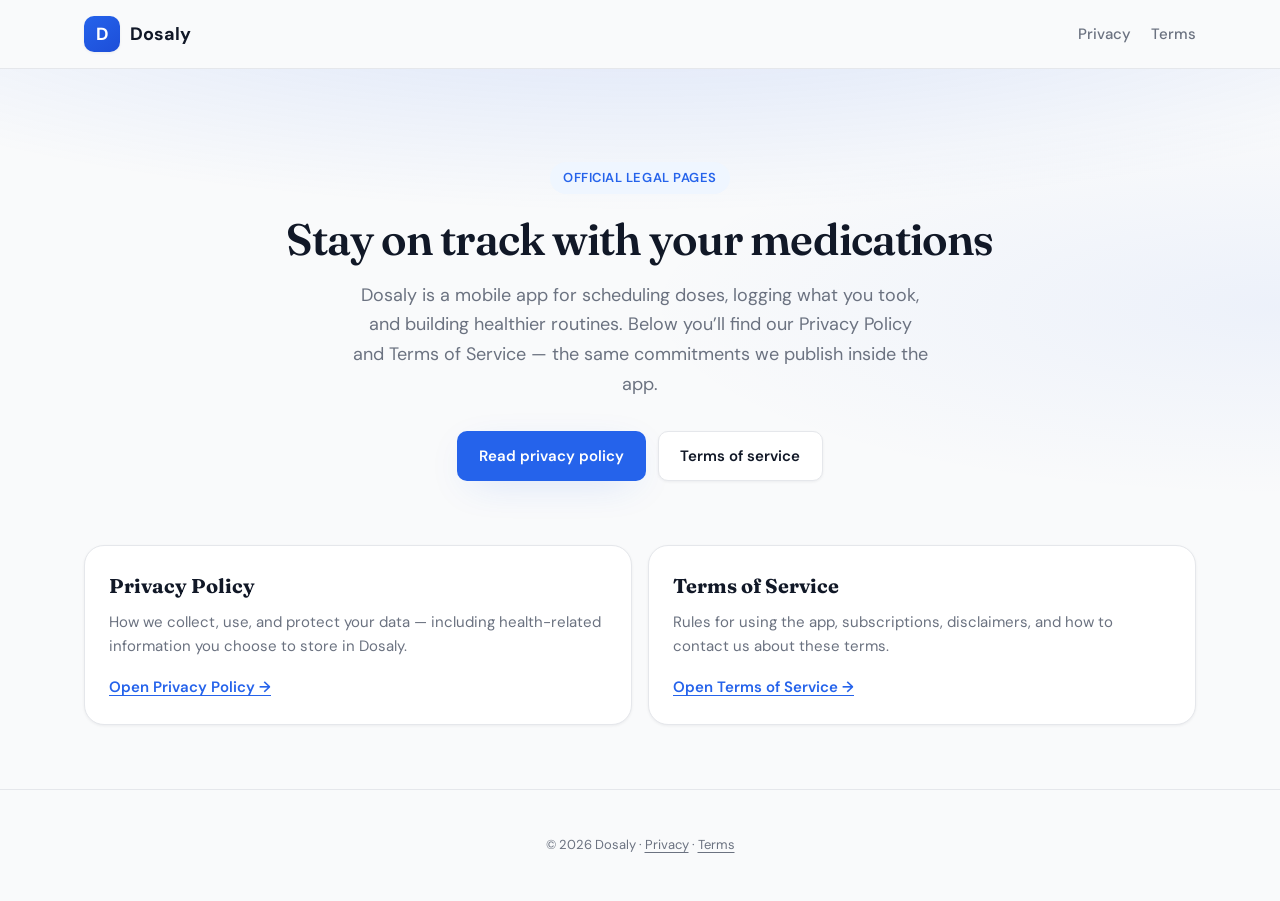
<file: index.html>
<!DOCTYPE html>
<html lang="en">
  <head>
    <meta charset="utf-8" />
    <meta name="viewport" content="width=device-width, initial-scale=1" />
    <title>Dosaly — Medication tracking you can trust</title>
    <meta
      name="description"
      content="Dosaly helps you schedule and log daily medications. Privacy policy and terms of service."
    />
    <link rel="icon" href="assets/favicon.svg" type="image/svg+xml" />
    <link rel="preconnect" href="https://fonts.googleapis.com" />
    <link rel="preconnect" href="https://fonts.gstatic.com" crossorigin />
    <link
      href="https://fonts.googleapis.com/css2?family=DM+Sans:ital,opsz,wght@0,9..40,400;0,9..40,500;0,9..40,600;0,9..40,700;1,9..40,400&family=Fraunces:ital,opsz,wght@0,9..144,500;0,9..144,600;0,9..144,700;1,9..144,400&display=swap"
      rel="stylesheet"
    />
    <link rel="stylesheet" href="styles.css" />
  </head>
  <body>
    <header class="site-header">
      <div class="site-header__inner">
        <a class="logo" href="index.html">
          <span class="logo__mark" aria-hidden="true">D</span>
          Dosaly
        </a>
        <nav class="nav" aria-label="Primary">
          <a href="privacy.html">Privacy</a>
          <a href="terms.html">Terms</a>
        </nav>
      </div>
    </header>

    <main>
      <section class="hero" aria-labelledby="hero-title">
        <div class="hero__bg" aria-hidden="true"></div>
        <div class="hero__inner">
          <p class="hero__badge">Official legal pages</p>
          <h1 id="hero-title">Stay on track with your medications</h1>
          <p class="hero__lead">
            Dosaly is a mobile app for scheduling doses, logging what you took, and building
            healthier routines. Below you’ll find our Privacy Policy and Terms of Service — the
            same commitments we publish inside the app.
          </p>
          <div class="hero__actions">
            <a class="btn btn--primary" href="privacy.html">Read privacy policy</a>
            <a class="btn btn--ghost" href="terms.html">Terms of service</a>
          </div>
        </div>
      </section>

      <section class="cards" aria-label="Legal documents">
        <article class="card">
          <h2>Privacy Policy</h2>
          <p>
            How we collect, use, and protect your data — including health-related information you
            choose to store in Dosaly.
          </p>
          <a class="card__link" href="privacy.html">Open Privacy Policy →</a>
        </article>
        <article class="card">
          <h2>Terms of Service</h2>
          <p>
            Rules for using the app, subscriptions, disclaimers, and how to contact us about these
            terms.
          </p>
          <a class="card__link" href="terms.html">Open Terms of Service →</a>
        </article>
      </section>
    </main>

    <footer class="site-footer">
      <p>
        © <span id="y"></span> Dosaly ·
        <a href="privacy.html">Privacy</a>
        ·
        <a href="terms.html">Terms</a>
      </p>
    </footer>
    <script>
      document.getElementById('y').textContent = new Date().getFullYear();
    </script>
  </body>
</html>
</file>
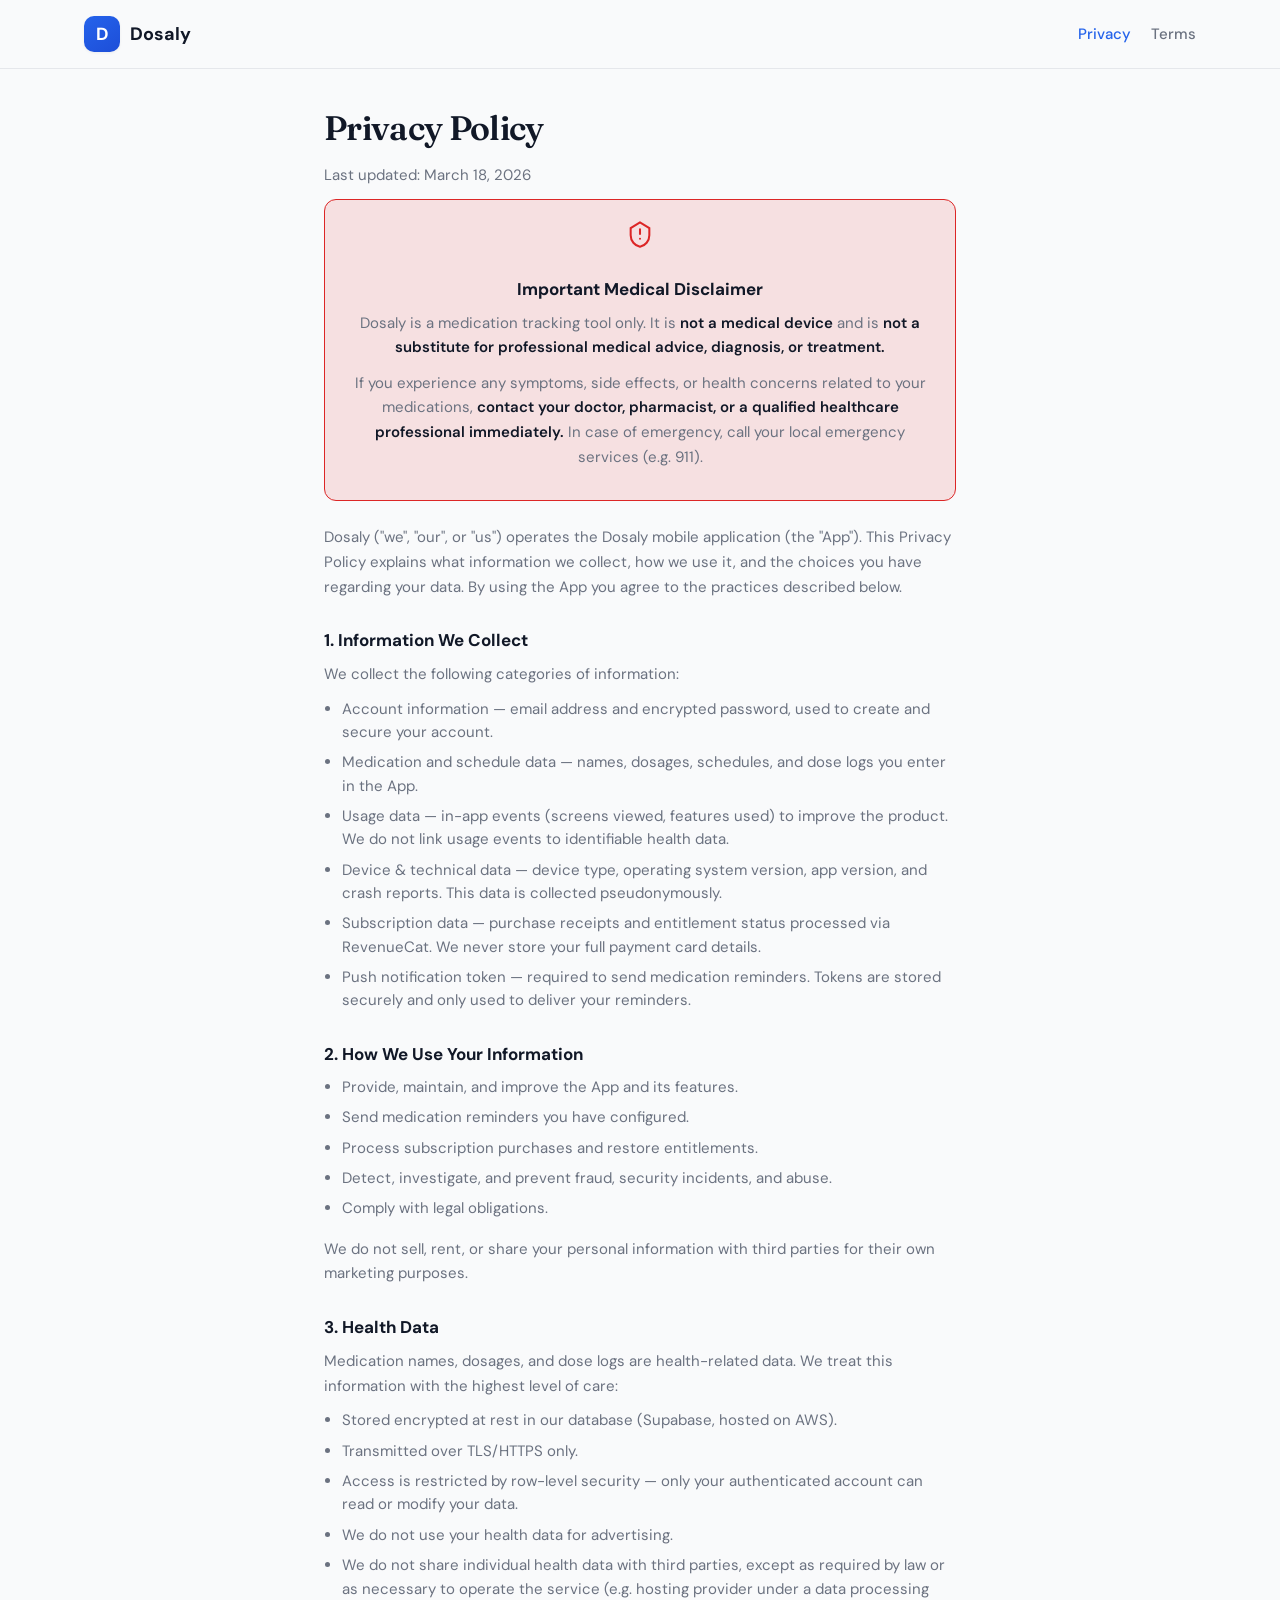
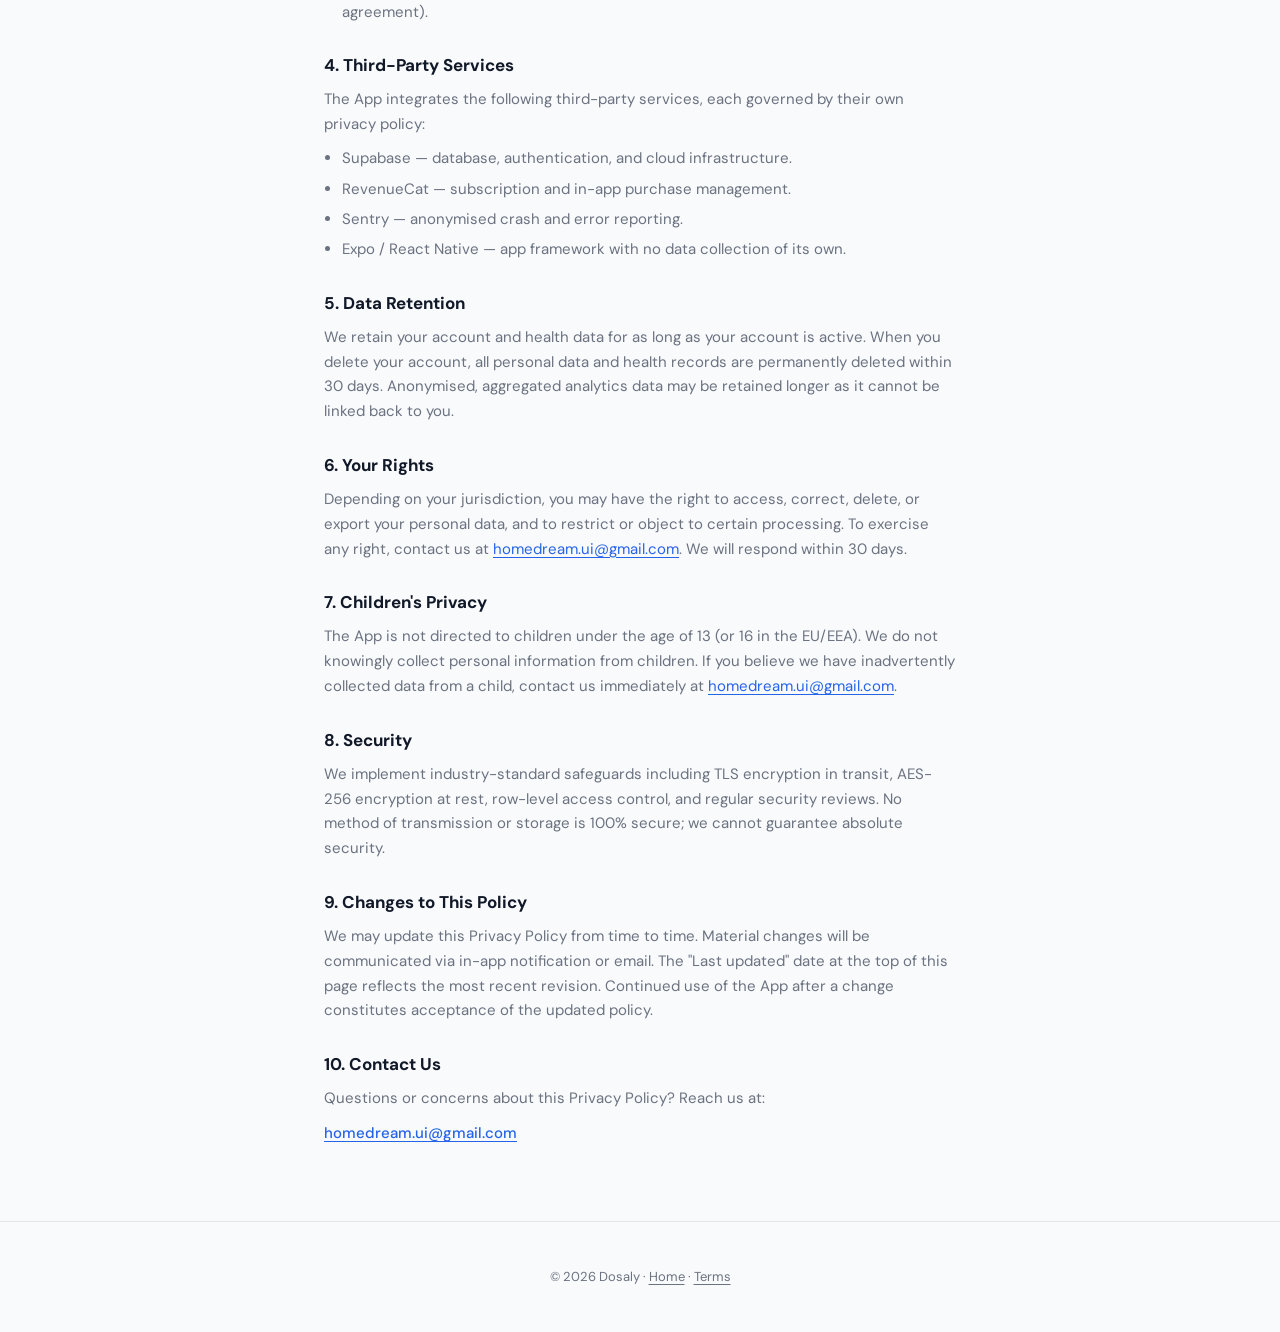
<file: privacy.html>
<!DOCTYPE html>
<html lang="en">
  <head>
    <meta charset="utf-8" />
    <meta name="viewport" content="width=device-width, initial-scale=1" />
    <title>Privacy Policy — Dosaly</title>
    <meta name="description" content="Dosaly Privacy Policy: how we collect, use, and protect your data." />
    <link rel="icon" href="assets/favicon.svg" type="image/svg+xml" />
    <link rel="preconnect" href="https://fonts.googleapis.com" />
    <link rel="preconnect" href="https://fonts.gstatic.com" crossorigin />
    <link
      href="https://fonts.googleapis.com/css2?family=DM+Sans:ital,opsz,wght@0,9..40,400;0,9..40,500;0,9..40,600;0,9..40,700&family=Fraunces:opsz,wght@9..144,600&display=swap"
      rel="stylesheet"
    />
    <link rel="stylesheet" href="styles.css" />
  </head>
  <body>
    <!-- Sync copy with app/(app)/privacy-policy.tsx when updating -->
    <header class="site-header">
      <div class="site-header__inner">
        <a class="logo" href="index.html">
          <span class="logo__mark" aria-hidden="true">D</span>
          Dosaly
        </a>
        <nav class="nav" aria-label="Primary">
          <a href="privacy.html" aria-current="page">Privacy</a>
          <a href="terms.html">Terms</a>
        </nav>
      </div>
    </header>

    <main class="legal-wrap">
      <h1>Privacy Policy</h1>
      <p class="legal-meta">Last updated: March 18, 2026</p>

      <aside class="disclaimer" role="note" aria-label="Medical disclaimer">
        <svg width="28" height="28" viewBox="0 0 24 24" fill="none" stroke="currentColor" stroke-width="1.75" aria-hidden="true">
          <path d="M12 2L4 7v6c0 5 3.5 9 8 10 4.5-1 8-5 8-10V7l-8-5z" />
          <path d="M12 8v4M12 16h.01" stroke-linecap="round" />
        </svg>
        <h2>Important Medical Disclaimer</h2>
        <p>
          Dosaly is a medication tracking tool only. It is <strong>not a medical device</strong> and is
          <strong
            >not a substitute for professional medical advice, diagnosis, or treatment.</strong
          >
        </p>
        <p>
          If you experience any symptoms, side effects, or health concerns related to your
          medications,
          <strong
            >contact your doctor, pharmacist, or a qualified healthcare professional immediately.</strong
          >
          In case of emergency, call your local emergency services (e.g. 911).
        </p>
      </aside>

      <p>
        Dosaly (&quot;we&quot;, &quot;our&quot;, or &quot;us&quot;) operates the Dosaly mobile application (the
        &quot;App&quot;). This Privacy Policy explains what information we collect, how we use it, and the
        choices you have regarding your data. By using the App you agree to the practices described
        below.
      </p>

      <h2>1. Information We Collect</h2>
      <p>We collect the following categories of information:</p>
      <ul>
        <li>Account information — email address and encrypted password, used to create and secure your account.</li>
        <li>Medication and schedule data — names, dosages, schedules, and dose logs you enter in the App.</li>
        <li>Usage data — in-app events (screens viewed, features used) to improve the product. We do not link usage events to identifiable health data.</li>
        <li>Device &amp; technical data — device type, operating system version, app version, and crash reports. This data is collected pseudonymously.</li>
        <li>Subscription data — purchase receipts and entitlement status processed via RevenueCat. We never store your full payment card details.</li>
        <li>Push notification token — required to send medication reminders. Tokens are stored securely and only used to deliver your reminders.</li>
      </ul>

      <h2>2. How We Use Your Information</h2>
      <ul>
        <li>Provide, maintain, and improve the App and its features.</li>
        <li>Send medication reminders you have configured.</li>
        <li>Process subscription purchases and restore entitlements.</li>
        <li>Detect, investigate, and prevent fraud, security incidents, and abuse.</li>
        <li>Comply with legal obligations.</li>
      </ul>
      <p>
        We do not sell, rent, or share your personal information with third parties for their own
        marketing purposes.
      </p>

      <h2>3. Health Data</h2>
      <p>
        Medication names, dosages, and dose logs are health-related data. We treat this information
        with the highest level of care:
      </p>
      <ul>
        <li>Stored encrypted at rest in our database (Supabase, hosted on AWS).</li>
        <li>Transmitted over TLS/HTTPS only.</li>
        <li>Access is restricted by row-level security — only your authenticated account can read or modify your data.</li>
        <li>We do not use your health data for advertising.</li>
        <li>We do not share individual health data with third parties, except as required by law or as necessary to operate the service (e.g. hosting provider under a data processing agreement).</li>
      </ul>

      <h2>4. Third-Party Services</h2>
      <p>The App integrates the following third-party services, each governed by their own privacy policy:</p>
      <ul>
        <li>Supabase — database, authentication, and cloud infrastructure.</li>
        <li>RevenueCat — subscription and in-app purchase management.</li>
        <li>Sentry — anonymised crash and error reporting.</li>
        <li>Expo / React Native — app framework with no data collection of its own.</li>
      </ul>

      <h2>5. Data Retention</h2>
      <p>
        We retain your account and health data for as long as your account is active. When you
        delete your account, all personal data and health records are permanently deleted within 30
        days. Anonymised, aggregated analytics data may be retained longer as it cannot be linked
        back to you.
      </p>

      <h2>6. Your Rights</h2>
      <p>
        Depending on your jurisdiction, you may have the right to access, correct, delete, or
        export your personal data, and to restrict or object to certain processing. To exercise any
        right, contact us at
        <a href="mailto:homedream.ui@gmail.com">homedream.ui@gmail.com</a>. We will respond within 30
        days.
      </p>

      <h2>7. Children&apos;s Privacy</h2>
      <p>
        The App is not directed to children under the age of 13 (or 16 in the EU/EEA). We do not
        knowingly collect personal information from children. If you believe we have inadvertently
        collected data from a child, contact us immediately at
        <a href="mailto:homedream.ui@gmail.com">homedream.ui@gmail.com</a>.
      </p>

      <h2>8. Security</h2>
      <p>
        We implement industry-standard safeguards including TLS encryption in transit, AES-256
        encryption at rest, row-level access control, and regular security reviews. No method of
        transmission or storage is 100% secure; we cannot guarantee absolute security.
      </p>

      <h2>9. Changes to This Policy</h2>
      <p>
        We may update this Privacy Policy from time to time. Material changes will be communicated
        via in-app notification or email. The &quot;Last updated&quot; date at the top of this page reflects
        the most recent revision. Continued use of the App after a change constitutes acceptance of
        the updated policy.
      </p>

      <h2>10. Contact Us</h2>
      <p>Questions or concerns about this Privacy Policy? Reach us at:</p>
      <p class="contact-block">
        <a href="mailto:homedream.ui@gmail.com">homedream.ui@gmail.com</a>
      </p>
    </main>

    <footer class="site-footer">
      <p>
        © <span id="y"></span> Dosaly ·
        <a href="index.html">Home</a>
        ·
        <a href="terms.html">Terms</a>
      </p>
    </footer>
    <script>
      document.getElementById('y').textContent = new Date().getFullYear();
    </script>
  </body>
</html>
</file>
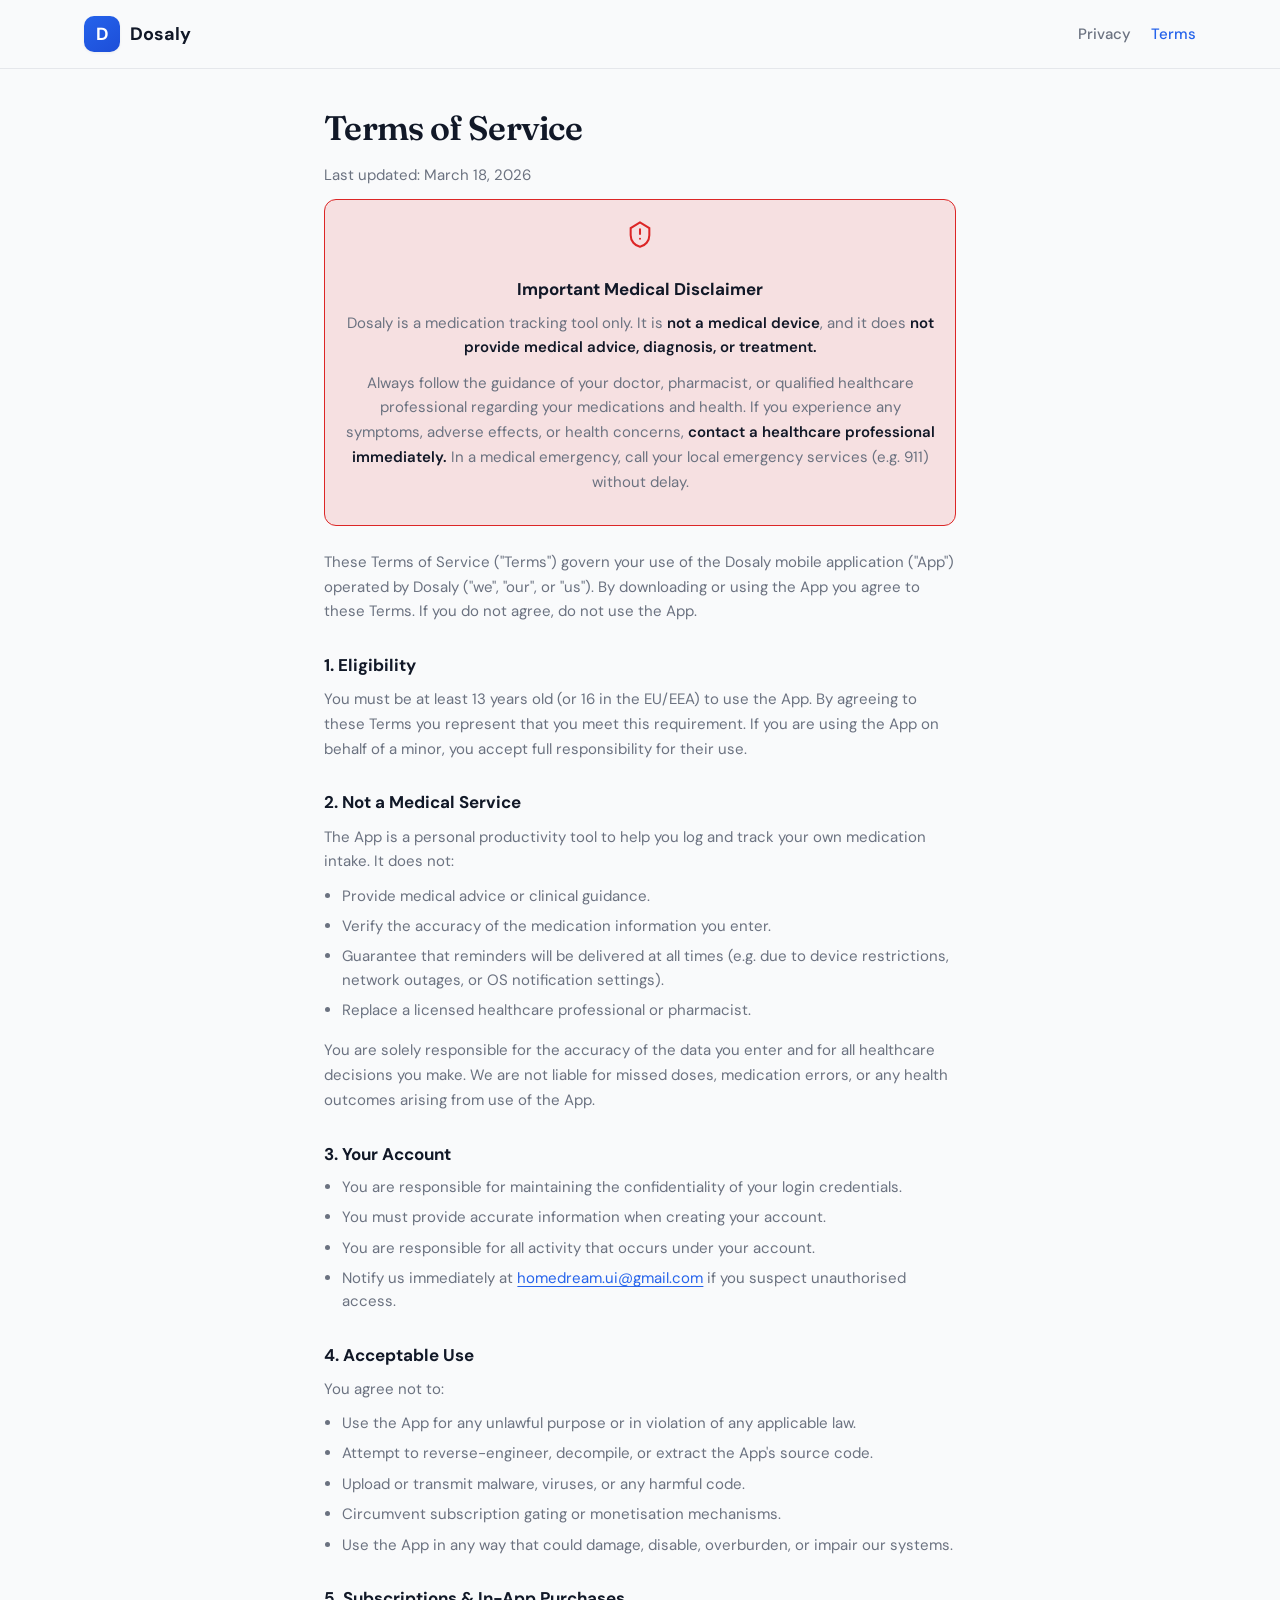
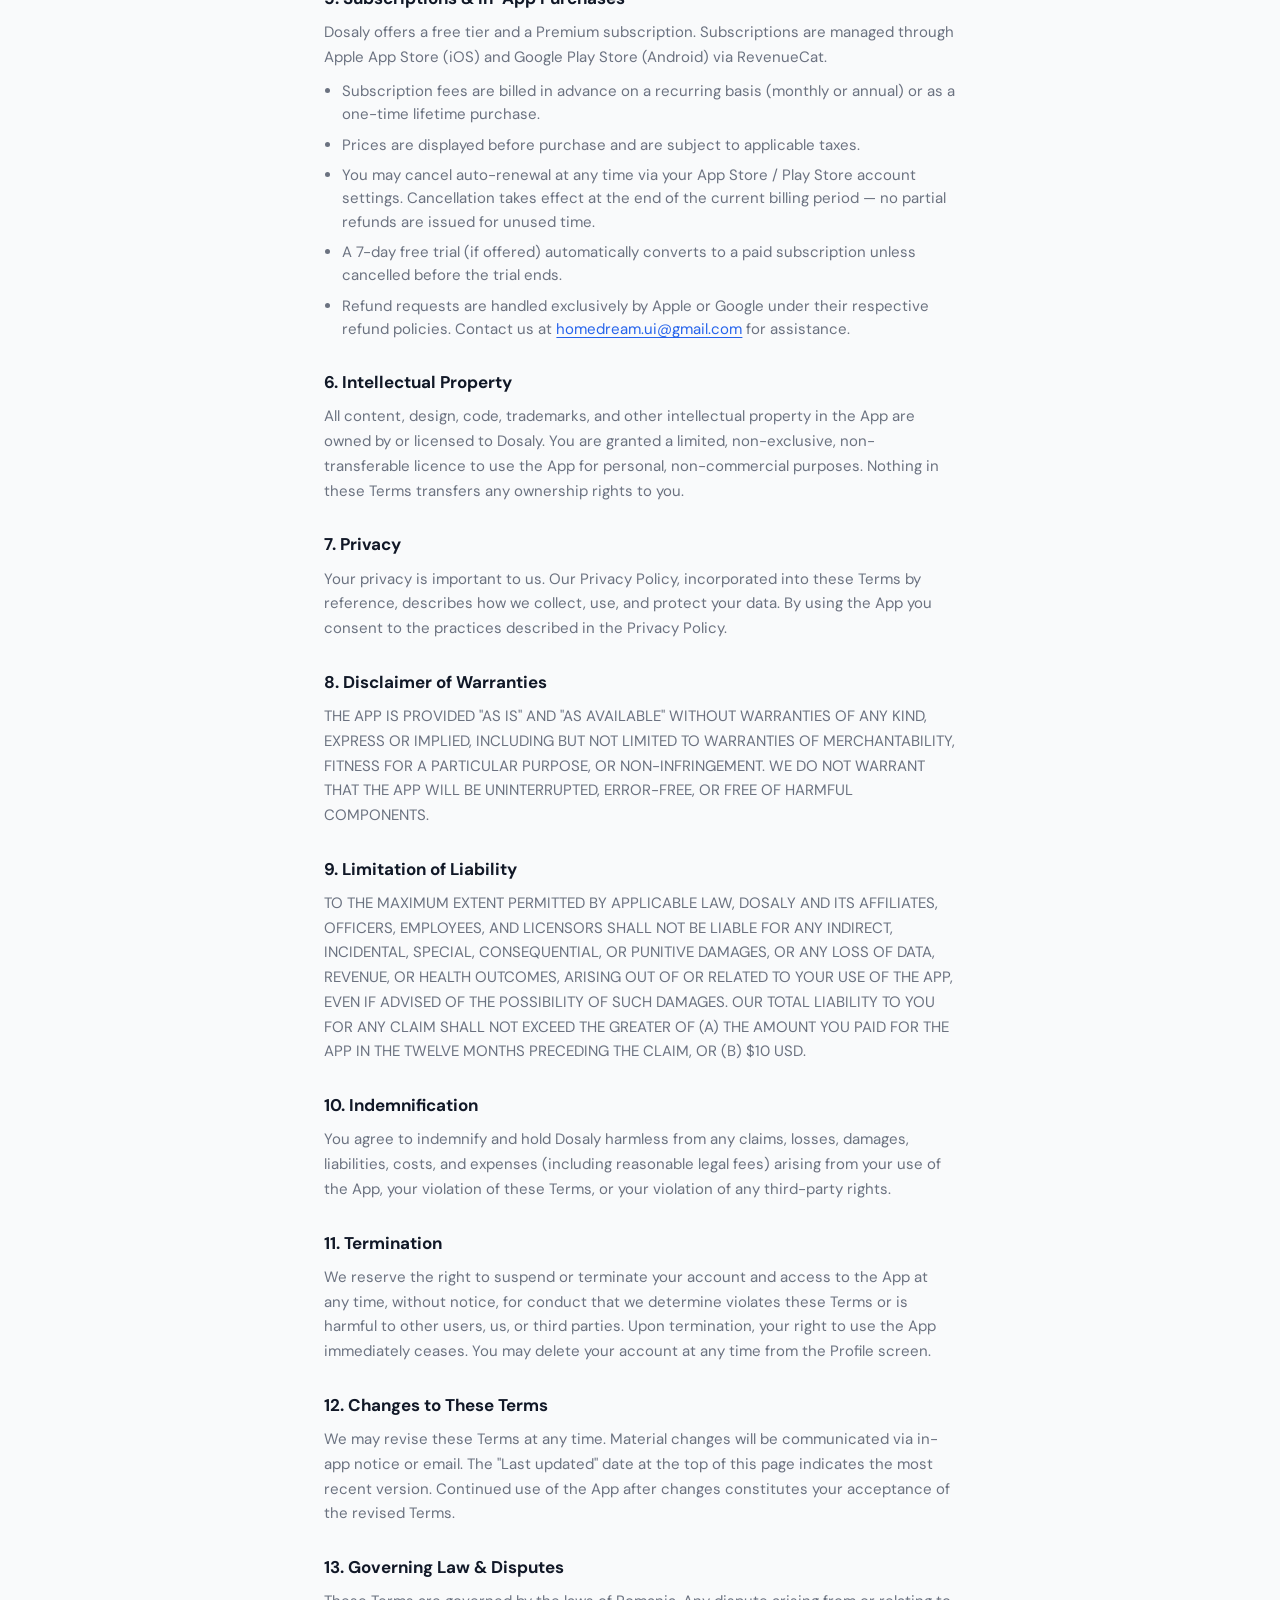
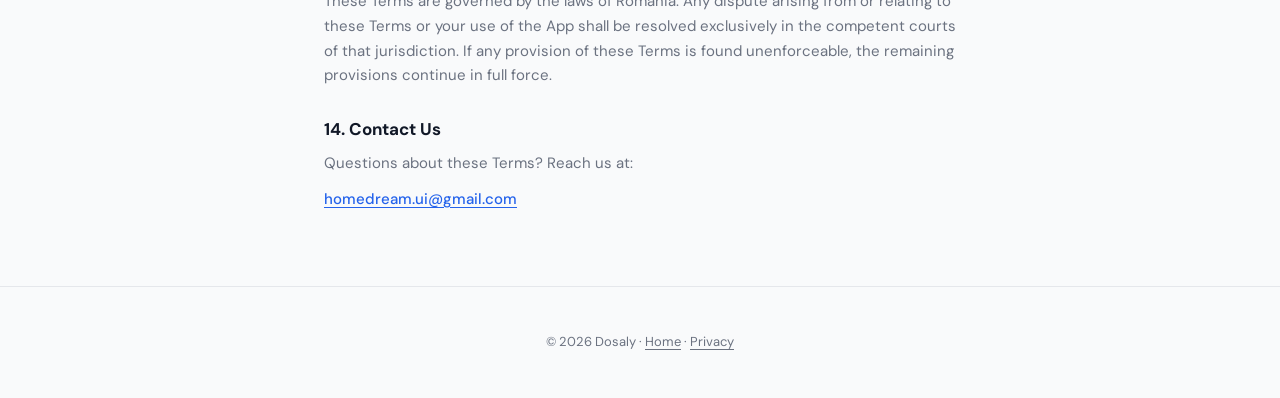
<file: terms.html>
<!DOCTYPE html>
<html lang="en">
  <head>
    <meta charset="utf-8" />
    <meta name="viewport" content="width=device-width, initial-scale=1" />
    <title>Terms of Service — Dosaly</title>
    <meta name="description" content="Dosaly Terms of Service: rules for using the app and subscriptions." />
    <link rel="icon" href="assets/favicon.svg" type="image/svg+xml" />
    <link rel="preconnect" href="https://fonts.googleapis.com" />
    <link rel="preconnect" href="https://fonts.gstatic.com" crossorigin />
    <link
      href="https://fonts.googleapis.com/css2?family=DM+Sans:ital,opsz,wght@0,9..40,400;0,9..40,500;0,9..40,600;0,9..40,700&family=Fraunces:opsz,wght@9..144,600&display=swap"
      rel="stylesheet"
    />
    <link rel="stylesheet" href="styles.css" />
  </head>
  <body>
    <!-- Sync copy with app/(app)/terms-of-service.tsx when updating -->
    <header class="site-header">
      <div class="site-header__inner">
        <a class="logo" href="index.html">
          <span class="logo__mark" aria-hidden="true">D</span>
          Dosaly
        </a>
        <nav class="nav" aria-label="Primary">
          <a href="privacy.html">Privacy</a>
          <a href="terms.html" aria-current="page">Terms</a>
        </nav>
      </div>
    </header>

    <main class="legal-wrap">
      <h1>Terms of Service</h1>
      <p class="legal-meta">Last updated: March 18, 2026</p>

      <aside class="disclaimer" role="note" aria-label="Medical disclaimer">
        <svg width="28" height="28" viewBox="0 0 24 24" fill="none" stroke="currentColor" stroke-width="1.75" aria-hidden="true">
          <path d="M12 2L4 7v6c0 5 3.5 9 8 10 4.5-1 8-5 8-10V7l-8-5z" />
          <path d="M12 8v4M12 16h.01" stroke-linecap="round" />
        </svg>
        <h2>Important Medical Disclaimer</h2>
        <p>
          Dosaly is a medication tracking tool only. It is <strong>not a medical device</strong>, and it does
          <strong>not provide medical advice, diagnosis, or treatment.</strong>
        </p>
        <p>
          Always follow the guidance of your doctor, pharmacist, or qualified healthcare
          professional regarding your medications and health. If you experience any symptoms,
          adverse effects, or health concerns,
          <strong>contact a healthcare professional immediately.</strong> In a medical emergency, call your
          local emergency services (e.g. 911) without delay.
        </p>
      </aside>

      <p>
        These Terms of Service (&quot;Terms&quot;) govern your use of the Dosaly mobile application
        (&quot;App&quot;) operated by Dosaly (&quot;we&quot;, &quot;our&quot;, or &quot;us&quot;). By downloading or using the App you
        agree to these Terms. If you do not agree, do not use the App.
      </p>

      <h2>1. Eligibility</h2>
      <p>
        You must be at least 13 years old (or 16 in the EU/EEA) to use the App. By agreeing to these
        Terms you represent that you meet this requirement. If you are using the App on behalf of a
        minor, you accept full responsibility for their use.
      </p>

      <h2>2. Not a Medical Service</h2>
      <p>The App is a personal productivity tool to help you log and track your own medication intake. It does not:</p>
      <ul>
        <li>Provide medical advice or clinical guidance.</li>
        <li>Verify the accuracy of the medication information you enter.</li>
        <li>Guarantee that reminders will be delivered at all times (e.g. due to device restrictions, network outages, or OS notification settings).</li>
        <li>Replace a licensed healthcare professional or pharmacist.</li>
      </ul>
      <p>
        You are solely responsible for the accuracy of the data you enter and for all healthcare
        decisions you make. We are not liable for missed doses, medication errors, or any health
        outcomes arising from use of the App.
      </p>

      <h2>3. Your Account</h2>
      <ul>
        <li>You are responsible for maintaining the confidentiality of your login credentials.</li>
        <li>You must provide accurate information when creating your account.</li>
        <li>You are responsible for all activity that occurs under your account.</li>
        <li>Notify us immediately at <a href="mailto:homedream.ui@gmail.com">homedream.ui@gmail.com</a> if you suspect unauthorised access.</li>
      </ul>

      <h2>4. Acceptable Use</h2>
      <p>You agree not to:</p>
      <ul>
        <li>Use the App for any unlawful purpose or in violation of any applicable law.</li>
        <li>Attempt to reverse-engineer, decompile, or extract the App&apos;s source code.</li>
        <li>Upload or transmit malware, viruses, or any harmful code.</li>
        <li>Circumvent subscription gating or monetisation mechanisms.</li>
        <li>Use the App in any way that could damage, disable, overburden, or impair our systems.</li>
      </ul>

      <h2>5. Subscriptions &amp; In-App Purchases</h2>
      <p>
        Dosaly offers a free tier and a Premium subscription. Subscriptions are managed through
        Apple App Store (iOS) and Google Play Store (Android) via RevenueCat.
      </p>
      <ul>
        <li>Subscription fees are billed in advance on a recurring basis (monthly or annual) or as a one-time lifetime purchase.</li>
        <li>Prices are displayed before purchase and are subject to applicable taxes.</li>
        <li>You may cancel auto-renewal at any time via your App Store / Play Store account settings. Cancellation takes effect at the end of the current billing period — no partial refunds are issued for unused time.</li>
        <li>A 7-day free trial (if offered) automatically converts to a paid subscription unless cancelled before the trial ends.</li>
        <li>Refund requests are handled exclusively by Apple or Google under their respective refund policies. Contact us at <a href="mailto:homedream.ui@gmail.com">homedream.ui@gmail.com</a> for assistance.</li>
      </ul>

      <h2>6. Intellectual Property</h2>
      <p>
        All content, design, code, trademarks, and other intellectual property in the App are owned
        by or licensed to Dosaly. You are granted a limited, non-exclusive, non-transferable licence
        to use the App for personal, non-commercial purposes. Nothing in these Terms transfers any
        ownership rights to you.
      </p>

      <h2>7. Privacy</h2>
      <p>
        Your privacy is important to us. Our Privacy Policy, incorporated into these Terms by
        reference, describes how we collect, use, and protect your data. By using the App you
        consent to the practices described in the Privacy Policy.
      </p>

      <h2>8. Disclaimer of Warranties</h2>
      <p>
        THE APP IS PROVIDED &quot;AS IS&quot; AND &quot;AS AVAILABLE&quot; WITHOUT WARRANTIES OF ANY KIND, EXPRESS OR
        IMPLIED, INCLUDING BUT NOT LIMITED TO WARRANTIES OF MERCHANTABILITY, FITNESS FOR A
        PARTICULAR PURPOSE, OR NON-INFRINGEMENT. WE DO NOT WARRANT THAT THE APP WILL BE
        UNINTERRUPTED, ERROR-FREE, OR FREE OF HARMFUL COMPONENTS.
      </p>

      <h2>9. Limitation of Liability</h2>
      <p>
        TO THE MAXIMUM EXTENT PERMITTED BY APPLICABLE LAW, DOSALY AND ITS AFFILIATES, OFFICERS,
        EMPLOYEES, AND LICENSORS SHALL NOT BE LIABLE FOR ANY INDIRECT, INCIDENTAL, SPECIAL,
        CONSEQUENTIAL, OR PUNITIVE DAMAGES, OR ANY LOSS OF DATA, REVENUE, OR HEALTH OUTCOMES, ARISING
        OUT OF OR RELATED TO YOUR USE OF THE APP, EVEN IF ADVISED OF THE POSSIBILITY OF SUCH
        DAMAGES. OUR TOTAL LIABILITY TO YOU FOR ANY CLAIM SHALL NOT EXCEED THE GREATER OF (A) THE
        AMOUNT YOU PAID FOR THE APP IN THE TWELVE MONTHS PRECEDING THE CLAIM, OR (B) $10 USD.
      </p>

      <h2>10. Indemnification</h2>
      <p>
        You agree to indemnify and hold Dosaly harmless from any claims, losses, damages,
        liabilities, costs, and expenses (including reasonable legal fees) arising from your use of
        the App, your violation of these Terms, or your violation of any third-party rights.
      </p>

      <h2>11. Termination</h2>
      <p>
        We reserve the right to suspend or terminate your account and access to the App at any
        time, without notice, for conduct that we determine violates these Terms or is harmful to
        other users, us, or third parties. Upon termination, your right to use the App immediately
        ceases. You may delete your account at any time from the Profile screen.
      </p>

      <h2>12. Changes to These Terms</h2>
      <p>
        We may revise these Terms at any time. Material changes will be communicated via in-app
        notice or email. The &quot;Last updated&quot; date at the top of this page indicates the most recent
        version. Continued use of the App after changes constitutes your acceptance of the revised
        Terms.
      </p>

      <h2>13. Governing Law &amp; Disputes</h2>
      <p>
        These Terms are governed by the laws of Romania. Any dispute arising from or relating to
        these Terms or your use of the App shall be resolved exclusively in the competent courts of
        that jurisdiction. If any provision of these Terms is found unenforceable, the remaining
        provisions continue in full force.
      </p>

      <h2>14. Contact Us</h2>
      <p>Questions about these Terms? Reach us at:</p>
      <p class="contact-block">
        <a href="mailto:homedream.ui@gmail.com">homedream.ui@gmail.com</a>
      </p>
    </main>

    <footer class="site-footer">
      <p>
        © <span id="y"></span> Dosaly ·
        <a href="index.html">Home</a>
        ·
        <a href="privacy.html">Privacy</a>
      </p>
    </footer>
    <script>
      document.getElementById('y').textContent = new Date().getFullYear();
    </script>
  </body>
</html>
</file>
<file: styles.css>
/* Dosaly — GitHub Pages legal site
   Brand-aligned tokens (see constants/Colors.ts in repo) */

:root {
  --bg: #f9fafb;
  --surface: #ffffff;
  --text: #111827;
  --text-muted: #6b7280;
  --primary: #2563eb;
  --primary-hover: #1d4ed8;
  --primary-soft: #eff6ff;
  --border: #e5e7eb;
  --danger: #dc2626;
  --danger-soft: rgba(220, 38, 38, 0.12);
  --radius: 12px;
  --radius-lg: 20px;
  --shadow: 0 1px 3px rgba(15, 23, 42, 0.06);
  --shadow-md: 0 10px 40px -15px rgba(37, 99, 235, 0.25);
  --font-sans: 'DM Sans', system-ui, -apple-system, sans-serif;
  --font-display: 'Fraunces', Georgia, serif;
  --max: 42rem;
  --max-wide: 72rem;
}

@media (prefers-color-scheme: dark) {
  :root {
    --bg: #0f172a;
    --surface: #1e293b;
    --text: #f1f5f9;
    --text-muted: #94a3b8;
    --primary: #3b82f6;
    --primary-hover: #60a5fa;
    --primary-soft: rgba(59, 130, 246, 0.15);
    --border: #334155;
    --danger: #ef4444;
    --danger-soft: rgba(239, 68, 68, 0.15);
    --shadow: 0 1px 3px rgba(0, 0, 0, 0.3);
    --shadow-md: 0 10px 40px -10px rgba(0, 0, 0, 0.45);
  }
}

*,
*::before,
*::after {
  box-sizing: border-box;
}

html {
  scroll-behavior: smooth;
}

body {
  margin: 0;
  font-family: var(--font-sans);
  font-size: 1rem;
  line-height: 1.6;
  color: var(--text);
  background: var(--bg);
  -webkit-font-smoothing: antialiased;
}

a {
  color: var(--primary);
  text-decoration-thickness: 1px;
  text-underline-offset: 3px;
}

a:hover {
  color: var(--primary-hover);
}

/* ——— Layout ——— */
.site-header {
  position: sticky;
  top: 0;
  z-index: 50;
  background: color-mix(in srgb, var(--bg) 88%, transparent);
  backdrop-filter: blur(12px);
  border-bottom: 1px solid var(--border);
}

.site-header__inner {
  max-width: var(--max-wide);
  margin: 0 auto;
  padding: 1rem 1.25rem;
  display: flex;
  align-items: center;
  justify-content: space-between;
  gap: 1rem;
}

.logo {
  display: flex;
  align-items: center;
  gap: 0.65rem;
  font-weight: 700;
  font-size: 1.125rem;
  color: var(--text);
  text-decoration: none;
}

.logo:hover {
  color: var(--primary);
}

.logo__mark {
  width: 36px;
  height: 36px;
  border-radius: 10px;
  background: linear-gradient(145deg, var(--primary) 0%, #1d4ed8 100%);
  display: grid;
  place-items: center;
  color: white;
  font-size: 1.1rem;
  box-shadow: var(--shadow);
}

.nav {
  display: flex;
  align-items: center;
  gap: 0.5rem 1.25rem;
  flex-wrap: wrap;
  justify-content: flex-end;
}

.nav a {
  font-size: 0.9375rem;
  font-weight: 500;
  color: var(--text-muted);
  text-decoration: none;
}

.nav a:hover {
  color: var(--primary);
}

.nav a[aria-current='page'] {
  color: var(--primary);
}

/* ——— Hero (home) ——— */
.hero {
  position: relative;
  overflow: hidden;
  padding: clamp(3rem, 8vw, 5rem) 1.25rem 4rem;
}

.hero__bg {
  pointer-events: none;
  position: absolute;
  inset: 0;
  background:
    radial-gradient(ellipse 80% 60% at 50% -30%, rgba(37, 99, 235, 0.18), transparent),
    radial-gradient(ellipse 50% 40% at 100% 50%, rgba(37, 99, 235, 0.06), transparent);
}

@media (prefers-color-scheme: dark) {
  .hero__bg {
    background:
      radial-gradient(ellipse 80% 60% at 50% -30%, rgba(59, 130, 246, 0.22), transparent),
      radial-gradient(ellipse 50% 40% at 100% 50%, rgba(59, 130, 246, 0.08), transparent);
  }
}

.hero__inner {
  position: relative;
  max-width: var(--max-wide);
  margin: 0 auto;
  text-align: center;
}

.hero__badge {
  display: inline-block;
  font-size: 0.8125rem;
  font-weight: 600;
  letter-spacing: 0.04em;
  text-transform: uppercase;
  color: var(--primary);
  background: var(--primary-soft);
  padding: 0.35rem 0.85rem;
  border-radius: 999px;
  margin-bottom: 1.25rem;
}

.hero h1 {
  font-family: var(--font-display);
  font-size: clamp(2rem, 5vw, 2.75rem);
  font-weight: 600;
  line-height: 1.15;
  letter-spacing: -0.02em;
  margin: 0 0 1rem;
  color: var(--text);
}

.hero__lead {
  max-width: 36rem;
  margin: 0 auto 2rem;
  font-size: 1.125rem;
  color: var(--text-muted);
  line-height: 1.65;
}

.hero__actions {
  display: flex;
  flex-wrap: wrap;
  gap: 0.75rem;
  justify-content: center;
}

.btn {
  display: inline-flex;
  align-items: center;
  justify-content: center;
  gap: 0.5rem;
  padding: 0.75rem 1.35rem;
  font-family: inherit;
  font-size: 0.9375rem;
  font-weight: 600;
  border-radius: 10px;
  border: none;
  cursor: pointer;
  text-decoration: none;
  transition: transform 0.15s ease, box-shadow 0.15s ease;
}

.btn:active {
  transform: scale(0.98);
}

.btn--primary {
  background: var(--primary);
  color: white;
  box-shadow: var(--shadow-md);
}

.btn--primary:hover {
  background: var(--primary-hover);
  color: white;
}

.btn--ghost {
  background: var(--surface);
  color: var(--text);
  border: 1px solid var(--border);
  box-shadow: var(--shadow);
}

.btn--ghost:hover {
  border-color: var(--primary);
  color: var(--primary);
}

/* ——— Cards ——— */
.cards {
  max-width: var(--max-wide);
  margin: 0 auto;
  padding: 0 1.25rem 4rem;
  display: grid;
  grid-template-columns: repeat(auto-fit, minmax(260px, 1fr));
  gap: 1rem;
}

.card {
  background: var(--surface);
  border: 1px solid var(--border);
  border-radius: var(--radius-lg);
  padding: 1.5rem;
  box-shadow: var(--shadow);
  transition: border-color 0.2s, box-shadow 0.2s;
}

.card:hover {
  border-color: color-mix(in srgb, var(--primary) 35%, var(--border));
  box-shadow: var(--shadow-md);
}

.card h2 {
  font-family: var(--font-display);
  font-size: 1.25rem;
  margin: 0 0 0.5rem;
}

.card p {
  margin: 0 0 1rem;
  font-size: 0.9375rem;
  color: var(--text-muted);
}

.card__link {
  font-weight: 600;
  font-size: 0.9375rem;
}

/* ——— Legal pages ——— */
.legal-wrap {
  max-width: var(--max);
  margin: 0 auto;
  padding: 2rem 1.25rem 4rem;
}

.legal-wrap h1 {
  font-family: var(--font-display);
  font-size: clamp(1.75rem, 4vw, 2.125rem);
  font-weight: 600;
  margin: 0 0 0.5rem;
  letter-spacing: -0.02em;
}

.legal-meta {
  font-size: 0.875rem;
  color: var(--text-muted);
  margin-bottom: 1.5rem;
}

.disclaimer {
  border: 1px solid var(--danger);
  background: var(--danger-soft);
  border-radius: var(--radius);
  padding: 1.25rem;
  margin-bottom: 1.5rem;
  text-align: center;
}

.disclaimer svg {
  display: block;
  margin: 0 auto 0.5rem;
  color: var(--danger);
}

.disclaimer h2 {
  font-size: 0.9375rem;
  font-weight: 700;
  color: var(--danger);
  margin: 0 0 0.75rem;
}

.disclaimer p {
  margin: 0;
  font-size: 0.9375rem;
  line-height: 1.55;
  color: var(--text);
}

.disclaimer p + p {
  margin-top: 0.65rem;
}

.legal-wrap h2 {
  font-size: 1.0625rem;
  font-weight: 700;
  margin: 1.75rem 0 0.5rem;
  color: var(--text);
}

.legal-wrap p {
  margin: 0 0 0.65rem;
  font-size: 0.9375rem;
  color: var(--text-muted);
  line-height: 1.65;
}

.legal-wrap ul {
  margin: 0 0 1rem;
  padding-left: 1.15rem;
}

.legal-wrap li {
  font-size: 0.9375rem;
  color: var(--text-muted);
  margin-bottom: 0.45rem;
  line-height: 1.55;
}

.legal-wrap strong {
  color: var(--text);
  font-weight: 600;
}

.contact-block {
  margin-top: 0.5rem;
  font-weight: 500;
  color: var(--text);
}

/* ——— Footer ——— */
.site-footer {
  border-top: 1px solid var(--border);
  padding: 2rem 1.25rem;
  text-align: center;
  font-size: 0.8125rem;
  color: var(--text-muted);
}

.site-footer a {
  color: var(--text-muted);
}

.site-footer a:hover {
  color: var(--primary);
}
</file>
